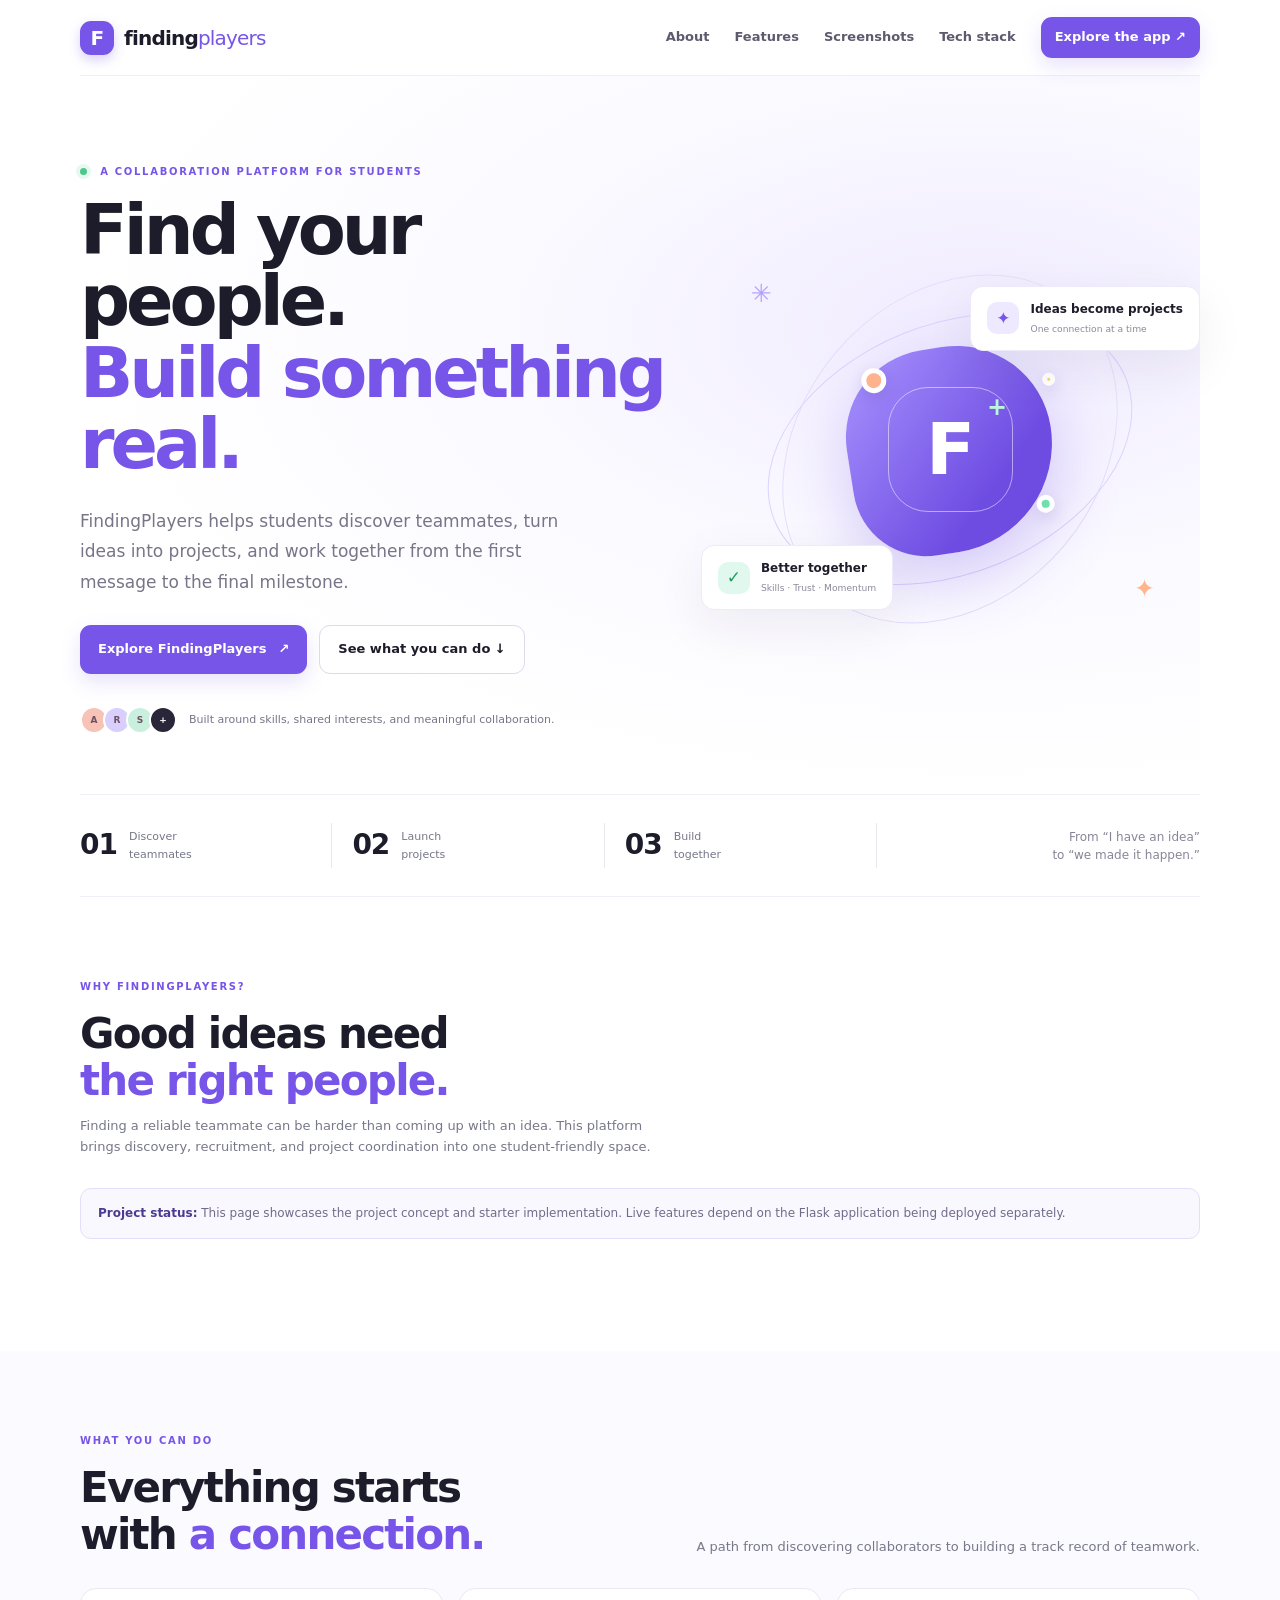
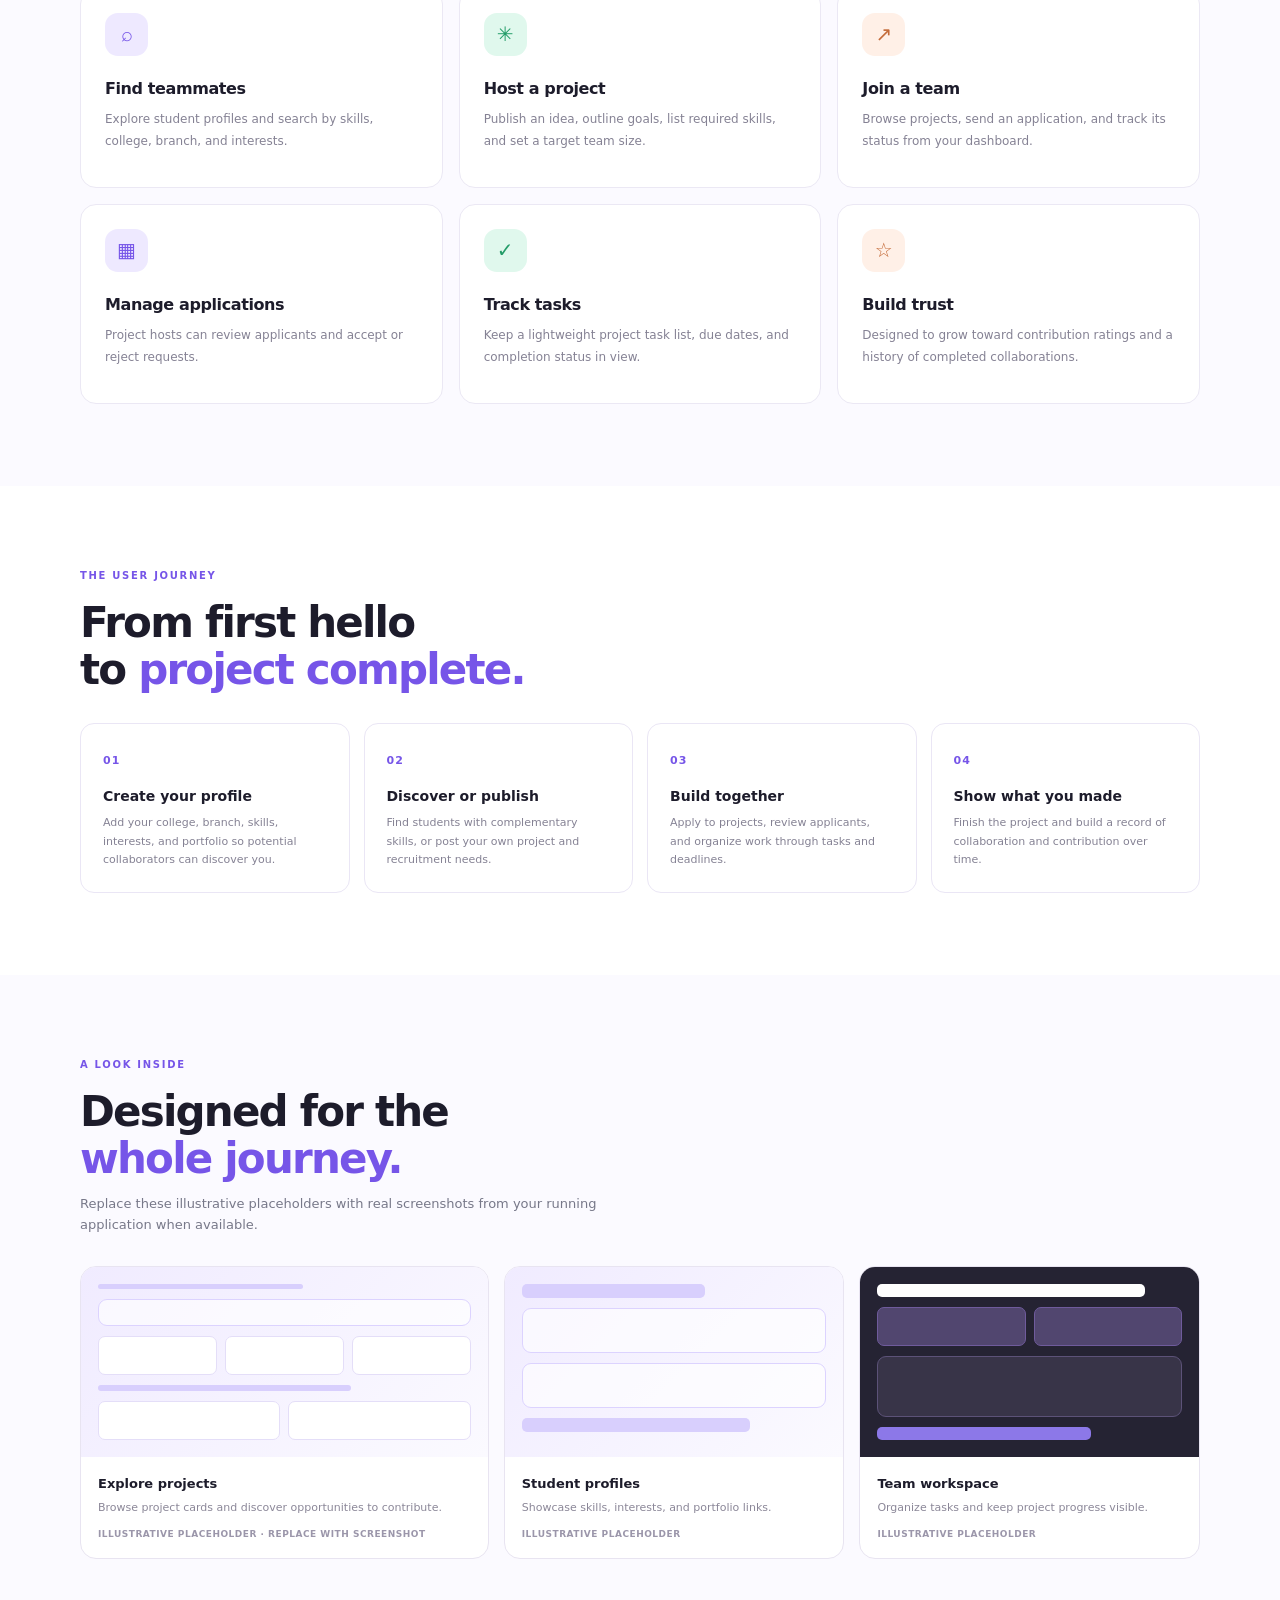
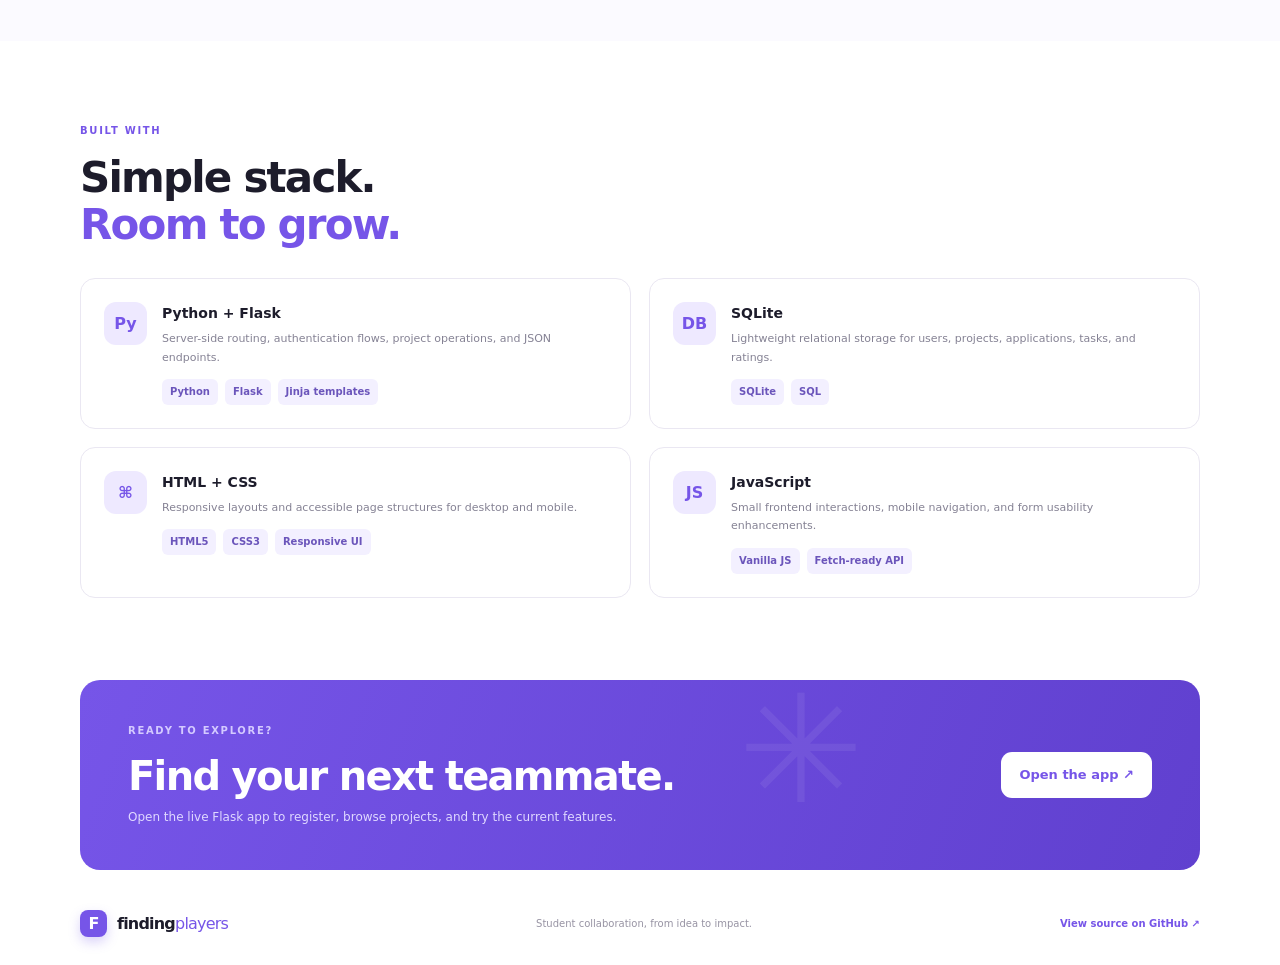
<file: index.html>
<!doctype html>
<html lang="en">
<head>
  <meta charset="utf-8">
  <meta name="viewport" content="width=device-width, initial-scale=1">
  <meta name="theme-color" content="#f8f7ff">
  <meta name="description" content="FindingPlayers helps students discover teammates, launch projects, and collaborate from idea to delivery.">
  <title>FindingPlayers — Find your people. Build something real.</title>
  <style>
    :root{--ink:#1d1c2b;--muted:#777889;--line:#e9e7f0;--purple:#7655e8;--deep:#5c3bd0;--wash:#f8f7fc;--mint:#dff7eb;--white:#fff}
    *{box-sizing:border-box}html{scroll-behavior:smooth}body{margin:0;font-family:Inter,ui-sans-serif,system-ui,-apple-system,BlinkMacSystemFont,"Segoe UI",sans-serif;color:var(--ink);line-height:1.6;background:#fff}a{color:inherit;text-decoration:none}button{font:inherit}.wrap{width:min(1120px,calc(100% - 44px));margin:auto}
    .nav{height:76px;display:flex;align-items:center;justify-content:space-between;border-bottom:1px solid #f0eef5;background:#ffffffed;position:sticky;top:0;z-index:10;backdrop-filter:blur(14px)}.brand{display:flex;align-items:center;gap:10px;font-size:20px;font-weight:800;letter-spacing:-.8px}.mark{width:34px;height:34px;border-radius:11px;display:grid;place-items:center;background:var(--purple);color:#fff;box-shadow:0 5px 12px #7655e844}.brand em{font-style:normal;color:var(--purple);font-weight:500}.navlinks{display:flex;align-items:center;gap:25px;font-size:13px;font-weight:650;color:#5d5a6e}.navlinks a:hover{color:var(--purple)}.button{display:inline-flex;align-items:center;justify-content:center;gap:12px;border-radius:11px;padding:13px 18px;font-size:13px;font-weight:750;transition:transform .18s,box-shadow .18s}.button:hover{transform:translateY(-2px)}.primary{background:var(--purple);color:white;box-shadow:0 8px 20px #7655e82b}.primary:hover{background:var(--deep)}.secondary{border:1px solid #ded9ec;background:#fff}.nav .button{padding:10px 14px}.menu{display:none;border:0;background:none;font-size:24px}
    .hero{padding:88px 0 60px;display:grid;grid-template-columns:1.08fr .92fr;align-items:center;gap:35px;background:radial-gradient(ellipse at 80% 35%,#f0ebff 0%,#faf9ff 35%,#fff 70%)}.eyebrow{font-size:10px;font-weight:800;letter-spacing:1.7px;color:var(--purple);margin-bottom:15px}.pulse{display:inline-block;width:7px;height:7px;background:#4bc88a;border-radius:50%;margin-right:8px;box-shadow:0 0 0 4px #4bc88a20}.hero h1{font-size:clamp(43px,5.6vw,70px);line-height:1.02;letter-spacing:-4px;margin:0;font-weight:850}.hero h1 span,.section-title span{color:var(--purple)}.lead{max-width:520px;font-size:17px;line-height:1.8;color:#777587;margin:25px 0 28px}.actions{display:flex;gap:12px;flex-wrap:wrap}.small-proof{display:flex;align-items:center;gap:12px;color:#777587;font-size:11px;margin-top:32px}.faces{display:flex;padding-left:5px}.faces i{font-style:normal;width:28px;height:28px;border:2px solid white;border-radius:50%;display:grid;place-items:center;margin-left:-5px;background:#f7c3b6;color:#704f61;font-size:9px;font-weight:800}.faces i:nth-child(2){background:#d8cffd}.faces i:nth-child(3){background:#c9f0df}.faces i:nth-child(4){background:#282638;color:#fff}
    .visual{height:390px;position:relative;display:grid;place-items:center}.orbit{position:absolute;border:1px solid #dcd3ff;border-radius:50%;transform:rotate(-22deg)}.o1{width:380px;height:250px}.o2{width:300px;height:380px;transform:rotate(40deg);border-color:#e5defb}.orb{width:205px;height:205px;border-radius:48% 52% 60% 40%;background:linear-gradient(135deg,#a994ff,#6e4ce2 70%);box-shadow:0 25px 65px #7c5be34d;display:grid;place-items:center;transform:rotate(-9deg);position:relative;z-index:1}.orb-inner{width:125px;height:125px;border:1px solid #ffffff80;border-radius:40px;display:grid;place-items:center;color:#fff;font-size:72px;font-weight:850;transform:rotate(9deg);position:relative}.orb-inner span{position:absolute;right:5px;top:0;font-size:24px;color:#bdf4db}.dot{position:absolute;border:5px solid #fff;border-radius:50%;box-shadow:0 5px 15px #3c2a7b22}.d1{width:25px;height:25px;background:#ffb28e;top:10px;left:25px}.d2{width:18px;height:18px;background:#6fe0ad;bottom:25px;right:8px}.d3{width:13px;height:13px;background:#ffd45c;top:42px;right:-12px}.float{position:absolute;z-index:3;display:flex;gap:11px;align-items:center;background:#fff;padding:13px 16px;border:1px solid #eeeaf9;border-radius:13px;box-shadow:0 16px 50px #261c4b12;font-size:11px}.float b,.float small{display:block}.float b{font-size:12px}.float small{color:#8c899a;margin-top:3px}.float-icon{width:32px;height:32px;border-radius:10px;display:grid;place-items:center;font-size:17px;background:#eee9ff;color:var(--purple)}.f-top{top:32px;right:0}.f-bottom{bottom:34px;left:0}.f-bottom .float-icon{background:#e0f8ed;color:#239c68}.spark{position:absolute;color:#b3a1ff;font-size:25px}.s1{top:20px;left:50px}.s2{bottom:35px;right:45px;color:#ffb58e}
    .metrics{display:grid;grid-template-columns:repeat(3,1fr) 1.2fr;gap:20px;align-items:center;padding:28px 0;border-top:1px solid #f2eff8;border-bottom:1px solid #f2eff8}.metric{display:flex;align-items:center;gap:12px;border-right:1px solid var(--line)}.metric strong{font-size:28px;letter-spacing:-1px}.metric span{font-size:11px;color:var(--muted)}.metric-note{text-align:right;font-size:12px;color:#888598;line-height:1.5}
    section.content{padding:82px 0}.soft{background:#fbfaff}.heading{display:flex;align-items:end;justify-content:space-between;gap:20px;margin-bottom:30px}.section-title{font-size:clamp(29px,3.5vw,42px);line-height:1.12;letter-spacing:-1.8px;margin:0}.section-sub{color:var(--muted);font-size:13px;max-width:580px;margin:12px 0 0}.textlink{font-size:12px;font-weight:800;color:var(--purple);white-space:nowrap}.features{display:grid;grid-template-columns:repeat(3,1fr);gap:16px}.feature{border:1px solid #ebe8f4;background:white;border-radius:16px;padding:24px;min-height:200px}.feature-icon{width:43px;height:43px;display:grid;place-items:center;border-radius:13px;background:#eee9ff;color:var(--purple);font-size:20px;margin-bottom:20px}.feature:nth-child(3n+2) .feature-icon{background:#e0f8ed;color:#239c68}.feature:nth-child(3n) .feature-icon{background:#fff0e7;color:#c46b39}.feature h3{font-size:16px;letter-spacing:-.4px;margin:0 0 8px}.feature p{font-size:12px;line-height:1.8;color:#858294;margin:0}
    .flow{display:grid;grid-template-columns:repeat(4,1fr);gap:14px;counter-reset:step}.step{padding:22px;border:1px solid #eae6f5;border-radius:14px;background:#fff;position:relative}.step:before{counter-increment:step;content:"0" counter(step);font-size:11px;font-weight:850;color:var(--purple);letter-spacing:1px}.step h3{font-size:14px;margin:13px 0 7px}.step p{font-size:11px;color:#858294;line-height:1.7;margin:0}
    .shots{display:grid;grid-template-columns:1.2fr 1fr 1fr;gap:15px}.shot{border:1px solid #e8e4f1;border-radius:16px;overflow:hidden;background:#fff}.shot-preview{height:190px;background:linear-gradient(135deg,#f0ebff,#fbfaff);padding:17px;display:flex;flex-direction:column;gap:10px}.shot-preview.dark{background:#252333}.fakebar{height:14px;border-radius:5px;background:#d8cffd;width:55%}.fakebar.wide{width:88%;background:#fff}.fakebox{height:65px;border:1px solid #dcd3ff;border-radius:9px;background:#ffffffa8}.fake-row{display:flex;gap:8px}.fake-row span{height:39px;flex:1;border-radius:7px;background:#fff;border:1px solid #e4def8}.shot-caption{padding:17px}.shot-caption h3{font-size:13px;margin:0 0 5px}.shot-caption p{font-size:11px;color:#8b8798;margin:0;line-height:1.6}.placeholder-note{display:block;color:#9b96aa;font-size:9px;margin-top:10px;font-weight:700;letter-spacing:.5px}
    .stack{display:grid;grid-template-columns:1fr 1fr;gap:18px}.stack-card{border:1px solid #eae7f2;border-radius:15px;padding:23px;display:flex;gap:15px;align-items:flex-start}.stack-icon{flex-shrink:0;width:43px;height:43px;border-radius:12px;display:grid;place-items:center;background:#eee9ff;color:var(--purple);font-weight:900}.stack-card h3{font-size:14px;margin:0 0 5px}.stack-card p{font-size:11px;color:#858294;line-height:1.7;margin:0}.chips{display:flex;flex-wrap:wrap;gap:7px;margin-top:12px}.chips span{background:#f3f0ff;color:#6b55bb;border-radius:6px;padding:5px 8px;font-size:10px;font-weight:750}
    .cta{padding:43px 48px;background:linear-gradient(110deg,#7655e8,#6040cf);border-radius:20px;display:flex;align-items:center;justify-content:space-between;gap:25px;color:white;position:relative;overflow:hidden}.cta .eyebrow{color:#d4caff}.cta h2{font-size:clamp(29px,4vw,40px);letter-spacing:-1.7px;line-height:1.1;margin:0}.cta p{font-size:12px;color:#e0d9ff;margin:10px 0 0}.cta .button{background:#fff;color:var(--purple);flex-shrink:0}.cta:after{content:"✳";position:absolute;right:30%;top:-50px;font-size:150px;color:#ffffff12;pointer-events:none}
    .footer{padding:28px 0;display:flex;align-items:center;justify-content:space-between;gap:20px;color:#9793a3;font-size:10px}.footer .brand{font-size:16px;color:var(--ink)}.footer .mark{width:27px;height:27px;font-size:16px;border-radius:8px}.footer a{color:var(--purple);font-weight:700}.notice{margin:0 0 30px;padding:15px 17px;border:1px solid #e5defa;background:#faf8ff;border-radius:11px;color:#726a8a;font-size:12px}.notice b{color:#4b3a92}
    @media(max-width:850px){.hero{grid-template-columns:1fr;padding-top:60px}.hero-copy{max-width:680px}.visual{height:330px}.metrics{grid-template-columns:repeat(3,1fr)}.metric-note{display:none}.features{grid-template-columns:repeat(2,1fr)}.flow{grid-template-columns:repeat(2,1fr)}.shots{grid-template-columns:1fr 1fr}.shot:first-child{grid-column:span 2}.stack{grid-template-columns:1fr}}
    @media(max-width:620px){.wrap{width:calc(100% - 36px)}.nav{height:67px}.menu{display:block}.navlinks{display:none;position:absolute;top:67px;left:0;right:0;background:white;padding:18px;flex-direction:column;align-items:stretch;border-bottom:1px solid var(--line)}.navlinks.open{display:flex}.navlinks .button{text-align:center}.hero{padding:50px 0 45px;gap:8px}.hero h1{font-size:47px;letter-spacing:-2.8px}.lead{font-size:15px}.visual{height:280px;transform:scale(.9);margin:0 -15px}.orb{width:165px;height:165px}.orb-inner{width:100px;height:100px;font-size:58px}.o1{width:290px;height:190px}.o2{width:240px;height:280px}.f-top{right:0;top:8px}.f-bottom{left:0;bottom:7px}.metrics{padding:22px 0;gap:8px}.metric{display:block}.metric strong{display:block;font-size:24px}.metric span{font-size:9px}.content{padding:58px 0!important}.heading{align-items:flex-start;flex-direction:column}.features,.flow,.shots{grid-template-columns:1fr}.shot:first-child{grid-column:auto}.shot-preview{height:170px}.cta{padding:30px 25px;align-items:flex-start;flex-direction:column}.footer{flex-wrap:wrap}.footer>span:last-child{display:none}}
    @media(prefers-reduced-motion:reduce){html{scroll-behavior:auto}*,*:before,*:after{transition:none!important}}
  </style>
</head>
<body>
<header class="nav wrap">
  <a class="brand" href="#top" aria-label="FindingPlayers home"><span class="mark">F</span><span>finding<em>players</em></span></a>
  <button class="menu" id="menu" aria-label="Toggle navigation" aria-expanded="false">☰</button>
  <nav class="navlinks" id="navlinks" aria-label="Main navigation">
    <a href="#about">About</a><a href="#features">Features</a><a href="#screenshots">Screenshots</a><a href="#technology">Tech stack</a>
    <a class="button primary" href="#app">Explore the app ↗</a>
  </nav>
</header>
<main id="top">
  <section class="hero wrap">
    <div class="hero-copy">
      <div class="eyebrow"><span class="pulse"></span> A COLLABORATION PLATFORM FOR STUDENTS</div>
      <h1>Find your people.<br><span>Build something real.</span></h1>
      <p class="lead">FindingPlayers helps students discover teammates, turn ideas into projects, and work together from the first message to the final milestone.</p>
      <div class="actions"><a class="button primary" href="#app">Explore FindingPlayers <span>↗</span></a><a class="button secondary" href="#features">See what you can do ↓</a></div>
      <div class="small-proof"><div class="faces"><i>A</i><i>R</i><i>S</i><i>+</i></div><span>Built around skills, shared interests, and meaningful collaboration.</span></div>
    </div>
    <div class="visual" aria-label="Abstract illustration representing students collaborating">
      <div class="orbit o1"></div><div class="orbit o2"></div>
      <div class="orb"><div class="orb-inner">F<span>+</span></div><i class="dot d1"></i><i class="dot d2"></i><i class="dot d3"></i></div>
      <div class="float f-top"><span class="float-icon">✦</span><div><b>Ideas become projects</b><small>One connection at a time</small></div></div>
      <div class="float f-bottom"><span class="float-icon">✓</span><div><b>Better together</b><small>Skills · Trust · Momentum</small></div></div>
      <span class="spark s1">✳</span><span class="spark s2">✦</span>
    </div>
  </section>
  <div class="wrap metrics" aria-label="Platform concept">
    <div class="metric"><strong>01</strong><span>Discover<br>teammates</span></div><div class="metric"><strong>02</strong><span>Launch<br>projects</span></div><div class="metric"><strong>03</strong><span>Build<br>together</span></div><div class="metric-note">From “I have an idea”<br>to “we made it happen.”</div>
  </div>
  <section class="content" id="about">
    <div class="wrap">
      <div class="heading"><div><div class="eyebrow">WHY FINDINGPLAYERS?</div><h2 class="section-title">Good ideas need<br><span>the right people.</span></h2><p class="section-sub">Finding a reliable teammate can be harder than coming up with an idea. This platform brings discovery, recruitment, and project coordination into one student-friendly space.</p></div></div>
      <div class="notice"><b>Project status:</b> This page showcases the project concept and starter implementation. Live features depend on the Flask application being deployed separately.</div>
    </div>
  </section>
  <section class="content soft" id="features">
    <div class="wrap"><div class="heading"><div><div class="eyebrow">WHAT YOU CAN DO</div><h2 class="section-title">Everything starts<br>with <span>a connection.</span></h2></div><p class="section-sub">A path from discovering collaborators to building a track record of teamwork.</p></div>
      <div class="features">
        <article class="feature"><div class="feature-icon">⌕</div><h3>Find teammates</h3><p>Explore student profiles and search by skills, college, branch, and interests.</p></article>
        <article class="feature"><div class="feature-icon">✳</div><h3>Host a project</h3><p>Publish an idea, outline goals, list required skills, and set a target team size.</p></article>
        <article class="feature"><div class="feature-icon">↗</div><h3>Join a team</h3><p>Browse projects, send an application, and track its status from your dashboard.</p></article>
        <article class="feature"><div class="feature-icon">▦</div><h3>Manage applications</h3><p>Project hosts can review applicants and accept or reject requests.</p></article>
        <article class="feature"><div class="feature-icon">✓</div><h3>Track tasks</h3><p>Keep a lightweight project task list, due dates, and completion status in view.</p></article>
        <article class="feature"><div class="feature-icon">☆</div><h3>Build trust</h3><p>Designed to grow toward contribution ratings and a history of completed collaborations.</p></article>
      </div>
    </div>
  </section>
  <section class="content" id="journey">
    <div class="wrap"><div class="heading"><div><div class="eyebrow">THE USER JOURNEY</div><h2 class="section-title">From first hello<br>to <span>project complete.</span></h2></div></div>
      <div class="flow"><article class="step"><h3>Create your profile</h3><p>Add your college, branch, skills, interests, and portfolio so potential collaborators can discover you.</p></article><article class="step"><h3>Discover or publish</h3><p>Find students with complementary skills, or post your own project and recruitment needs.</p></article><article class="step"><h3>Build together</h3><p>Apply to projects, review applicants, and organize work through tasks and deadlines.</p></article><article class="step"><h3>Show what you made</h3><p>Finish the project and build a record of collaboration and contribution over time.</p></article></div>
    </div>
  </section>
  <section class="content soft" id="screenshots">
    <div class="wrap"><div class="heading"><div><div class="eyebrow">A LOOK INSIDE</div><h2 class="section-title">Designed for the<br><span>whole journey.</span></h2><p class="section-sub">Replace these illustrative placeholders with real screenshots from your running application when available.</p></div></div>
      <div class="shots">
        <article class="shot"><div class="shot-preview"><div class="fakebar"></div><div class="fakebox"></div><div class="fake-row"><span></span><span></span><span></span></div><div class="fakebar" style="width:68%"></div><div class="fake-row"><span></span><span></span></div></div><div class="shot-caption"><h3>Explore projects</h3><p>Browse project cards and discover opportunities to contribute.</p><span class="placeholder-note">ILLUSTRATIVE PLACEHOLDER · REPLACE WITH SCREENSHOT</span></div></article>
        <article class="shot"><div class="shot-preview"><div class="fakebar" style="width:60%"></div><div class="fakebox" style="height:45px"></div><div class="fakebox" style="height:45px"></div><div class="fakebar" style="width:75%"></div></div><div class="shot-caption"><h3>Student profiles</h3><p>Showcase skills, interests, and portfolio links.</p><span class="placeholder-note">ILLUSTRATIVE PLACEHOLDER</span></div></article>
        <article class="shot"><div class="shot-preview dark"><div class="fakebar wide"></div><div class="fake-row"><span style="background:#51466f;border-color:#6f5b9c"></span><span style="background:#51466f;border-color:#6f5b9c"></span></div><div class="fakebox" style="background:#383448;border-color:#5c5278"></div><div class="fakebar" style="background:#8c78e8;width:70%"></div></div><div class="shot-caption"><h3>Team workspace</h3><p>Organize tasks and keep project progress visible.</p><span class="placeholder-note">ILLUSTRATIVE PLACEHOLDER</span></div></article>
      </div>
    </div>
  </section>
  <section class="content" id="technology">
    <div class="wrap"><div class="heading"><div><div class="eyebrow">BUILT WITH</div><h2 class="section-title">Simple stack.<br><span>Room to grow.</span></h2></div></div>
      <div class="stack">
        <article class="stack-card"><div class="stack-icon">Py</div><div><h3>Python + Flask</h3><p>Server-side routing, authentication flows, project operations, and JSON endpoints.</p><div class="chips"><span>Python</span><span>Flask</span><span>Jinja templates</span></div></div></article>
        <article class="stack-card"><div class="stack-icon">DB</div><div><h3>SQLite</h3><p>Lightweight relational storage for users, projects, applications, tasks, and ratings.</p><div class="chips"><span>SQLite</span><span>SQL</span></div></div></article>
        <article class="stack-card"><div class="stack-icon">⌘</div><div><h3>HTML + CSS</h3><p>Responsive layouts and accessible page structures for desktop and mobile.</p><div class="chips"><span>HTML5</span><span>CSS3</span><span>Responsive UI</span></div></div></article>
        <article class="stack-card"><div class="stack-icon">JS</div><div><h3>JavaScript</h3><p>Small frontend interactions, mobile navigation, and form usability enhancements.</p><div class="chips"><span>Vanilla JS</span><span>Fetch-ready API</span></div></div></article>
      </div>
    </div>
  </section>
  <section class="wrap" id="app"><div class="cta"><div><div class="eyebrow">READY TO EXPLORE?</div><h2>Find your next teammate.</h2><p>Open the live Flask app to register, browse projects, and try the current features.</p></div><a class="button" id="app-link" href="https://your-flask-app-url.example" target="_blank" rel="noopener">Open the app ↗</a></div><p class="section-sub" style="margin:12px 5px 0"></p></section>
</main>
<footer class="wrap footer"><a class="brand" href="#top"><span class="mark">F</span><span>finding<em style="font-style:normal;color:var(--purple);font-weight:500">players</em></span></a><span>Student collaboration, from idea to impact.</span><a href="https://github.com/" target="_blank" rel="noopener" aria-label="GitHub">View source on GitHub ↗</a></footer>
<script>
  const menu = document.getElementById('menu');
  const nav = document.getElementById('navlinks');
  menu.addEventListener('click', () => {
    const opened = nav.classList.toggle('open');
    menu.setAttribute('aria-expanded', String(opened));
  });
  nav.querySelectorAll('a').forEach(link => link.addEventListener('click', () => {
    nav.classList.remove('open');
    menu.setAttribute('aria-expanded', 'false');
  }));
 
  const FLASK_APP_URL = 'https://adityaweb.xyz/';
  document.getElementById('app-link').href = FLASK_APP_URL;
</script>
</body>
</html>
</file>
